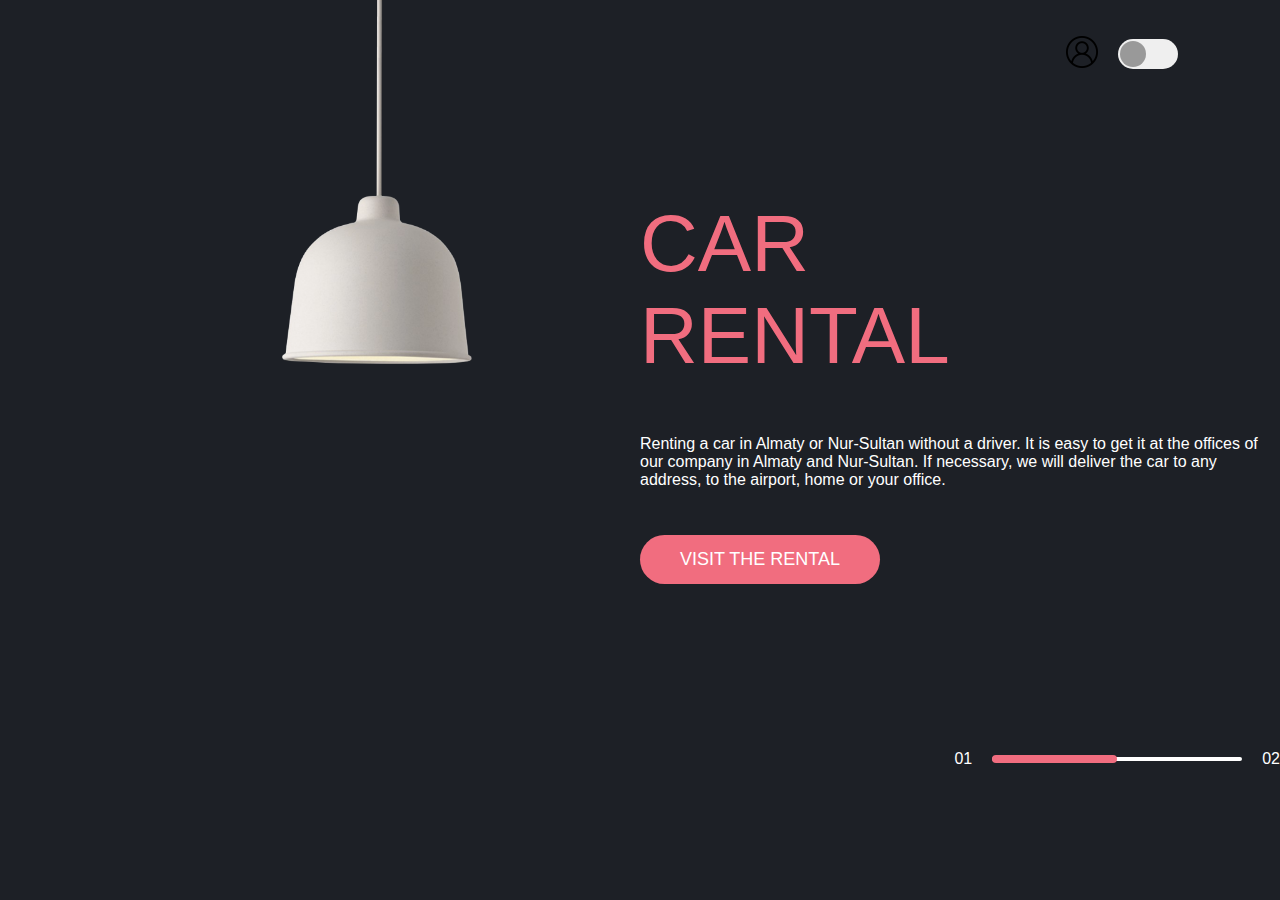
<file: index.html>
<!DOCTYPE html>
<html lang="en">
<head>
    <meta charset="UTF-8">
    <meta http-equiv="X-UA-Compatible" content="IE=edge">
    <meta name="viewport" content="width=device-width, initial-scale=1.0">
    <title>CAR RENTAL</title>
    <link rel="stylesheet" href="style.css">
    <link rel="shortcut icon" href="car.svg" type="image/png">
</head>
<body>
    <div class="hero">
        <nav>
            <ul>
                <li>
                    <a href="reg.html"><img src = "user.png" width="32px" height="32px" alt=""></a>
                </li>
            </ul>
            <button type="button" onclick="toggleBtn()" id="btn"><span></span></button>
        </nav>
        
        <div class="lamp-container">
            <img src="lamp.png" class="lamp">
            <img src="light.png" class="light" id="light">
        </div>

        <div class="text-container">
            <h1>CAR<br>RENTAL</h1>
            <p>Renting a car in Almaty or Nur-Sultan without a driver. It is easy to get it at the offices 
                of our company in Almaty and Nur-Sultan. 
                If necessary, we will deliver the car to any address, to the airport, home or your office.</p>
                <a href="catalog.html">VISIT THE RENTAL</a>
                <div class="control">
                    <p>01</p>
                    <div class="line"><span></span></div>
                    <p>02</p>
                </div>
        </div>

    </div>

    <script>
        var btn = document.getElementById("btn");
        var light = document.getElementById("light");

        function toggleBtn(){
            btn.classList.toggle("active");
            light.classList.toggle("on");
        }
    </script>
</body>
</html>
</file>
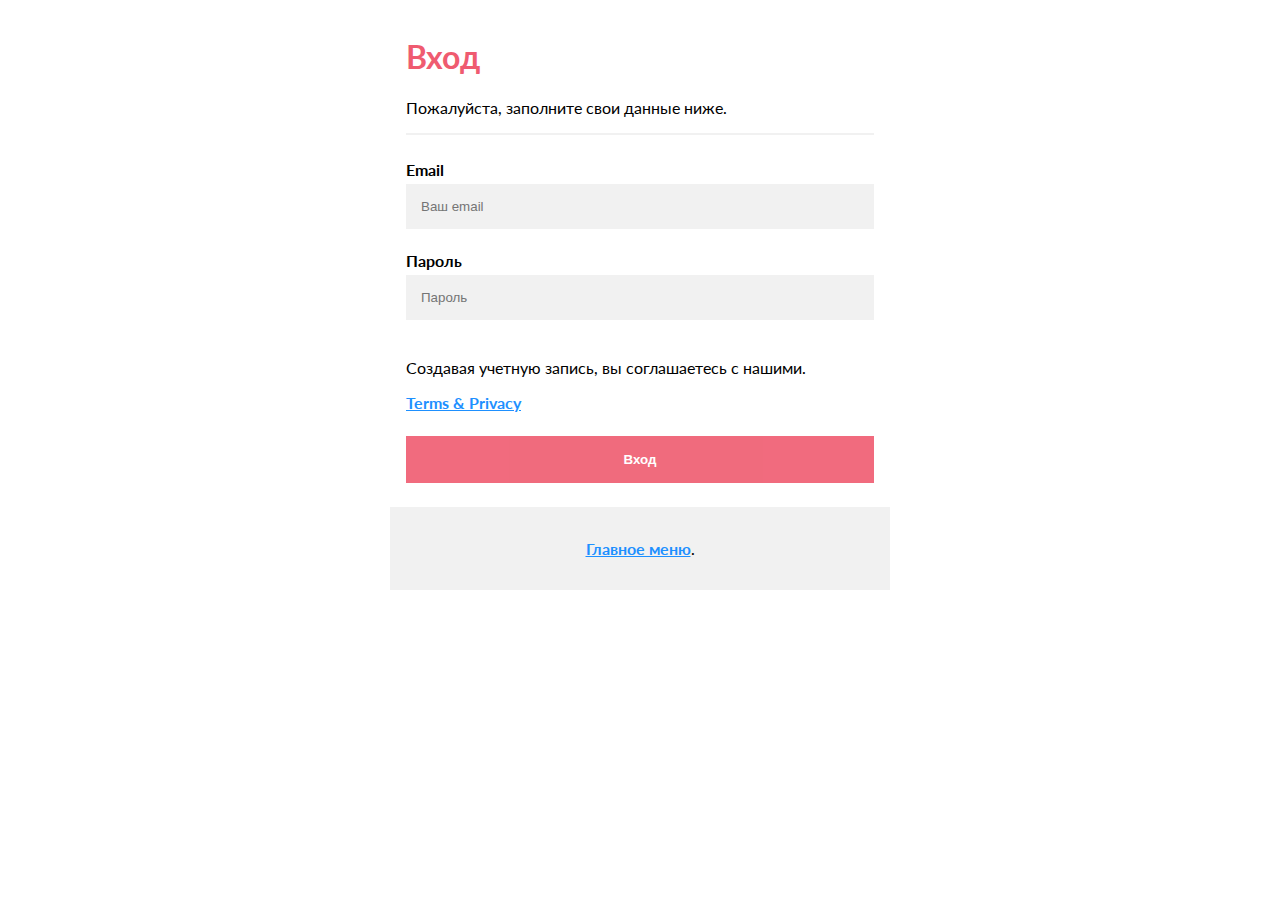
<file: login.html>
<!DOCTYPE html>
<html lang="ru">
<head>
    <meta charset="UTF-8">
    <meta http-equiv="X-UA-Compatible" content="IE=edge">
    <meta name="viewport" content="width=device-width, initial-scale=1.0">
    <title>Вход</title>
    <link rel="shortcut icon" href="car.svg" type="image/png">
    <link rel="stylesheet" href="reg.css">

</head>
<body>
    <form action="action_page.php">
        <div class="container">
          <h1>Вход</h1>
          <p>Пожалуйста, заполните свои данные ниже.</p>
          <hr>
      
          <label for="email"><b>Email</b></label>
          <input type="text" placeholder="Ваш email" name="email" required>
      
          <label for="psw"><b>Пароль</b></label>
          <input type="password" placeholder="Пароль" name="psw" required>
      
          <p>Создавая учетную запись, вы соглашаетесь с нашими.
            <a href="#"><p>Terms & Privacy</p></a></p>
          <button type="submit" class="registerbtn">Вход</button>
        </div>

        <div class="container signin">
          <p><a href="catalog.html">Главное меню</a>.</p>
        </div>
      </form>
</body>
</html>
</file>
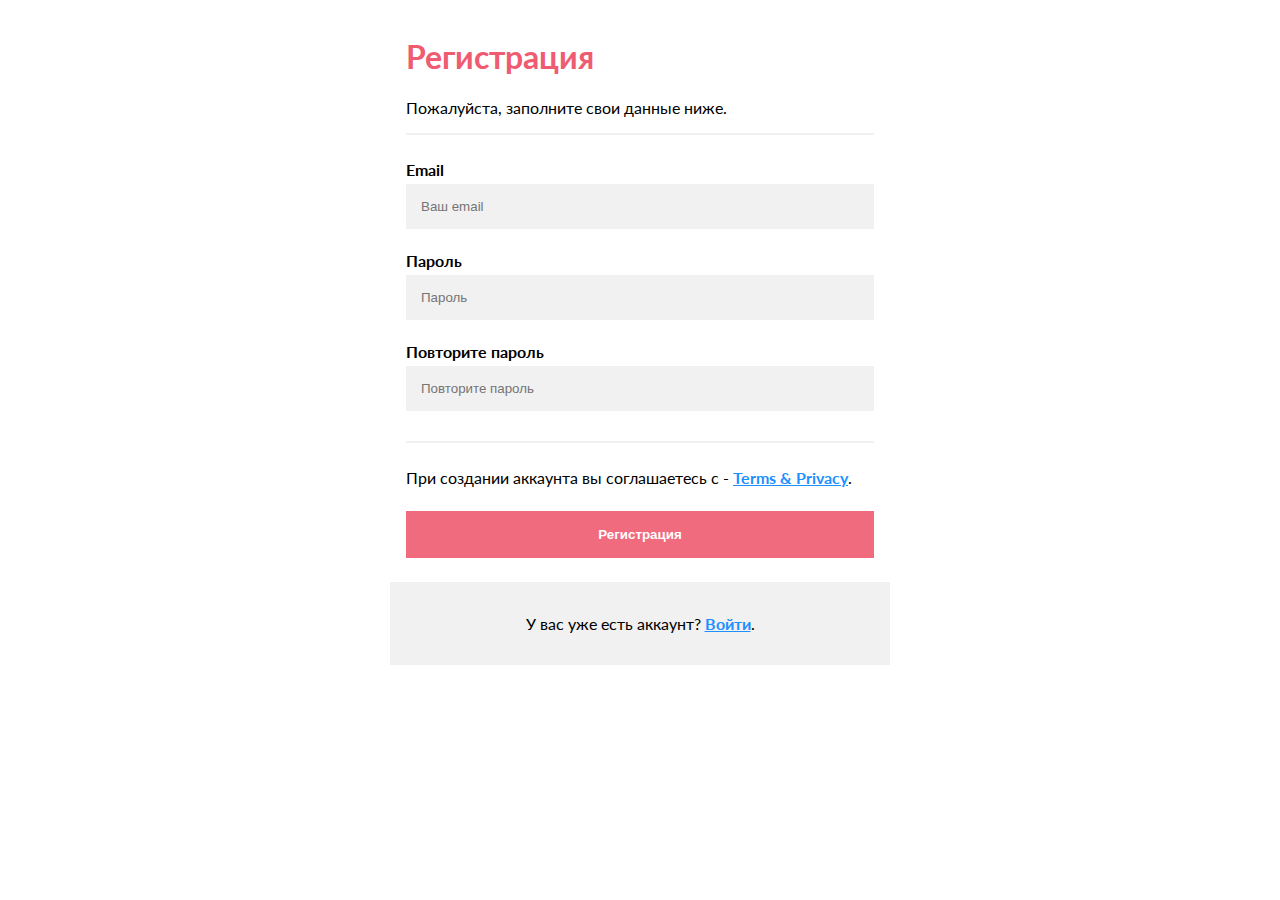
<file: reg.html>
<!DOCTYPE html>
<html lang="en">
<head>
    <meta charset="UTF-8">
    <meta http-equiv="X-UA-Compatible" content="IE=edge">
    <meta name="viewport" content="width=device-width, initial-scale=1.0">
    <link rel="stylesheet" href="reg.css">
    <title>Регистрация</title>
    <link rel="shortcut icon" href="car.svg" type="image/png">

</head>
<body>
    <form action="action_page.php">
        <div class="container">
          <h1>Регистрация</h1>
          <p>Пожалуйста, заполните свои данные ниже.</p>
          <hr>
      
          <label for="email"><b>Email</b></label>
          <input type="text" placeholder="Ваш email" name="email" required>
      
          <label for="psw"><b>Пароль</b></label>
          <input type="password" placeholder="Пароль" name="psw" required>
      
          <label for="psw-repeat"><b>Повторите пароль</b></label>
          <input type="password" placeholder="Повторите пароль" name="psw-repeat" required>
          <hr>
      
          <p>При создании аккаунта вы соглашаетесь с - <a href="#">Terms & Privacy</a>.</p>
          <button type="submit" class="registerbtn">Регистрация</button>
        </div>
      
        <div class="container signin">
          <p>У вас уже есть аккаунт? <a href="login.html">Войти</a>.</p>
        </div>
      </form>
</body>
</html>
</file>
<file: style.css>
*{
    padding: 0;
    font-family: 'poppins', sans-serif;
    box-sizing: border-box;
    
}

body {
    margin: 0;
    font-family: Lato, sans-serif;

}

.hero{
    background: #1d2026;
    min-height: 100vh;
    width: 100%;
    color: #fff;
    position: relative;
}

nav{
    display: flex;
    align-items: center;
    padding: 20px 8%;
}

nav .logo{
    width: 340px;
    height: 125px;
    margin-left: 40px;
}
nav .menu-img{
    width: 25px;
    margin-right: 20px;
    cursor: pointer;
}

nav ul{
    flex: 1;
    text-align: right;
}

nav ul li{
    display: inline-block;
    list-style: none;
    margin: 0 20px;
}

nav ul li a{
    text-decoration: none;
    color: #fff;
}

button{
    background: #efefef;
    height: 30px;
    width: 60px;
    border-radius: 20px;
    border: 0;
    outline: 0;
    cursor: pointer;
    transition: background 0.5s;
}

button span{
    display: block;
    background: #999;
    height: 26px;
    width: 26px;
    border-radius: 50%;
    margin-left: 2px;
    transition: background 0.5s, margin-left 0,1s;
}

.lamp-container{
    position: absolute;
    top: 0;
    left: 22%;
    width: 200px;
}

.lamp{
    width: 95%;
}

.light{
    position: absolute;
    top: 97%;
    left: 50%;
    transform: translateX(-50%);
    width: 690px;
    margin-left: -10px;
    opacity: 0;
    transition: opacity 0.5s;
}

.text-container{
    max-width: 700px;
    margin-top: 7%;
    margin-left: 50%;
}

.text-container h1{
    font-size: 80px;
    font-weight: 400;
    color: #f16d7f;
}



.text-container a{
    text-decoration: none;
    background:#f16d7f;
    padding: 14px 40px;
    display: inline-block;
    color: #fff;
    font-size: 18px;
    margin-top: 30px;
    border-radius: 30px;
}

.control{
    display: flex;
    align-items: center;
    justify-content: flex-end;
    margin-top: 150px;
}

.control .line{
    width: 250px;
    height: 4px;
    background-color: #fff;
    margin: 0 20px;
    border-radius: 2px;
}

.control .line span{
    width: 50%;
    height: 8px;
    margin-top: -2px;
    border-radius: 4px;
    background: #f16d7f;
    display: block;
}

.active{
    background: #f16d7f;
}

.active span{
    background: #fff;
    margin-left: 31px;
}

.on {
    opacity: 1;
}
</file>
<file: reg.css>
@import
url("https://fonts.googleapis.com/css2?family=Lato:wght@300;400;700;900&display=swap")
;

* {box-sizing: border-box}


body {
  max-width: 500px;
  margin: auto;
  font-family: Lato, sans-serif;
}
/* Add padding to containers */
.container {
  padding: 16px;
  font-weight: bold;
}

h1{
    font-weight: bold;
    color: #ef5b70;
}

a{
    font-weight: bold;
}

p{
    font-weight: normal;
    color: black;
}

b{
    font-weight: bold;
}

/* Full-width input fields */
input[type=text], input[type=password] {
  width: 100%;
  padding: 15px;
  margin: 5px 0 22px 0;
  display: inline-block;
  border: none;
  background: #f1f1f1;
}

input[type=text]:focus, input[type=password]:focus {
  background-color: #ddd;
  outline: none;
}

/* Overwrite default styles of hr */
hr {
  border: 1px solid #f1f1f1;
  margin-bottom: 25px;
}

/* Set a style for the submit/register button */
.registerbtn {
  background-color: #ef5b70;
  font-weight: bold;
  color: white;
  padding: 16px 20px;
  margin: 8px 0;
  border: none;
  cursor: pointer;
  width: 100%;
  opacity: 0.9;
}

.registerbtn:hover {
  opacity:1;
}

/* Add a blue text color to links */
a {
  color: dodgerblue;
}

/* Set a grey background color and center the text of the "sign in" section */
.signin {
  background-color: #f1f1f1;
  text-align: center;
}
</file>
